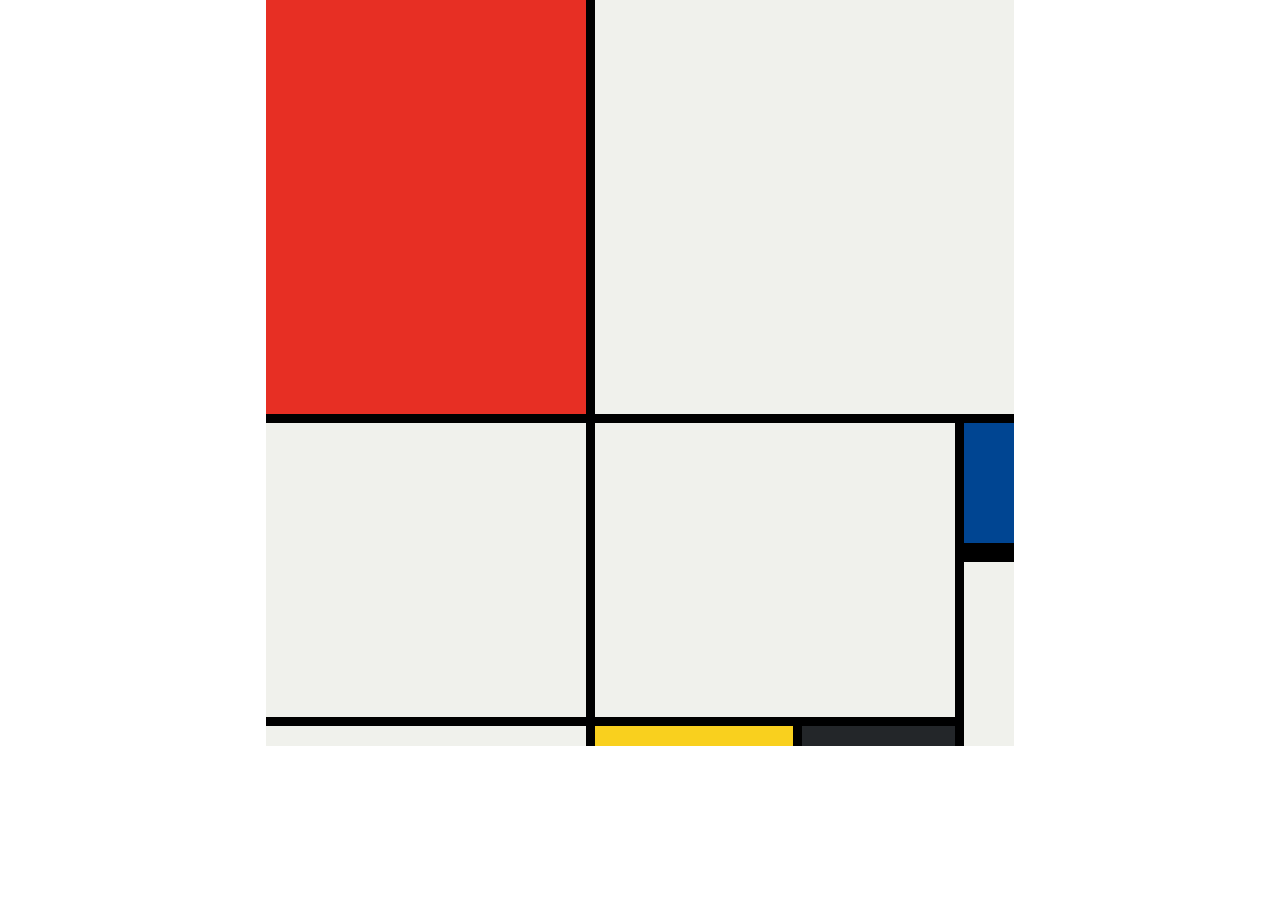
<file: Assets/Mondarin project/index.html>
<!DOCTYPE html>
<html lang="en">

<head>
  <meta charset="UTF-8">
  <meta name="viewport" content="width=device-width, initial-scale=1.0">
  <title>Mondrian Project</title>
  <style>
    /* 
    Write your CSS here 
    Gap Colour: #000
    White: #F0F1EC
    Red: #E72F24
    Black: #232629
    Blue: #004592
    Yellow: #F9D01E

    For dimensions, see dimensions.png image.
    HINT: Remember you can't change the properties of grid lines.
    But grid lines are transparent!
    */
    body{
      display: flex;
      justify-content: center;
      align-items: center;
      padding: 0;
      margin: 0;
    }
    .main{
      display: grid;
      grid-template-rows: 414px 130px 155px 20px;
      grid-template-columns: 320px 198px 153px 50px;
      gap: 9px;
      background-color: black;
      height: 746px;
      width: 748px;
    }
    .red{
      background-color: #E72F24;
    }
    .white1{
      background-color: #F0F1EC;
      grid-column: span 3;
    }
    .white2{
      background-color: #F0F1EC;
      grid-row: span 2;
    }
    .white3{
      background-color: #F0F1EC;
      grid-column: span 2;
      grid-row: span 2;
    }
    .white4{
      background-color: #F0F1EC;
      grid-row: span 2;
    }
    .white5{
      background-color: #F0F1EC;
    }
    .blue{
      background-color: #004592;
      border-bottom: 10px solid black;
    }
    .yellow{
      background-color: #F9D01E;
    }
    .black{
      background-color: #232629;
    }
  </style>
</head>

<body>
  <!-- Write your HTML here -->
  <div class="main">
    <div class="red"></div>
    <div class="white1"></div>
    <div class="white2"></div>
    <div class="white3"></div>
    <div class="blue"></div>
    <div class="white4"></div>
    <div class="white5"></div>
    <div class="yellow"></div>
    <div class="black"></div>
  </div>
</body>

</html>
</file>
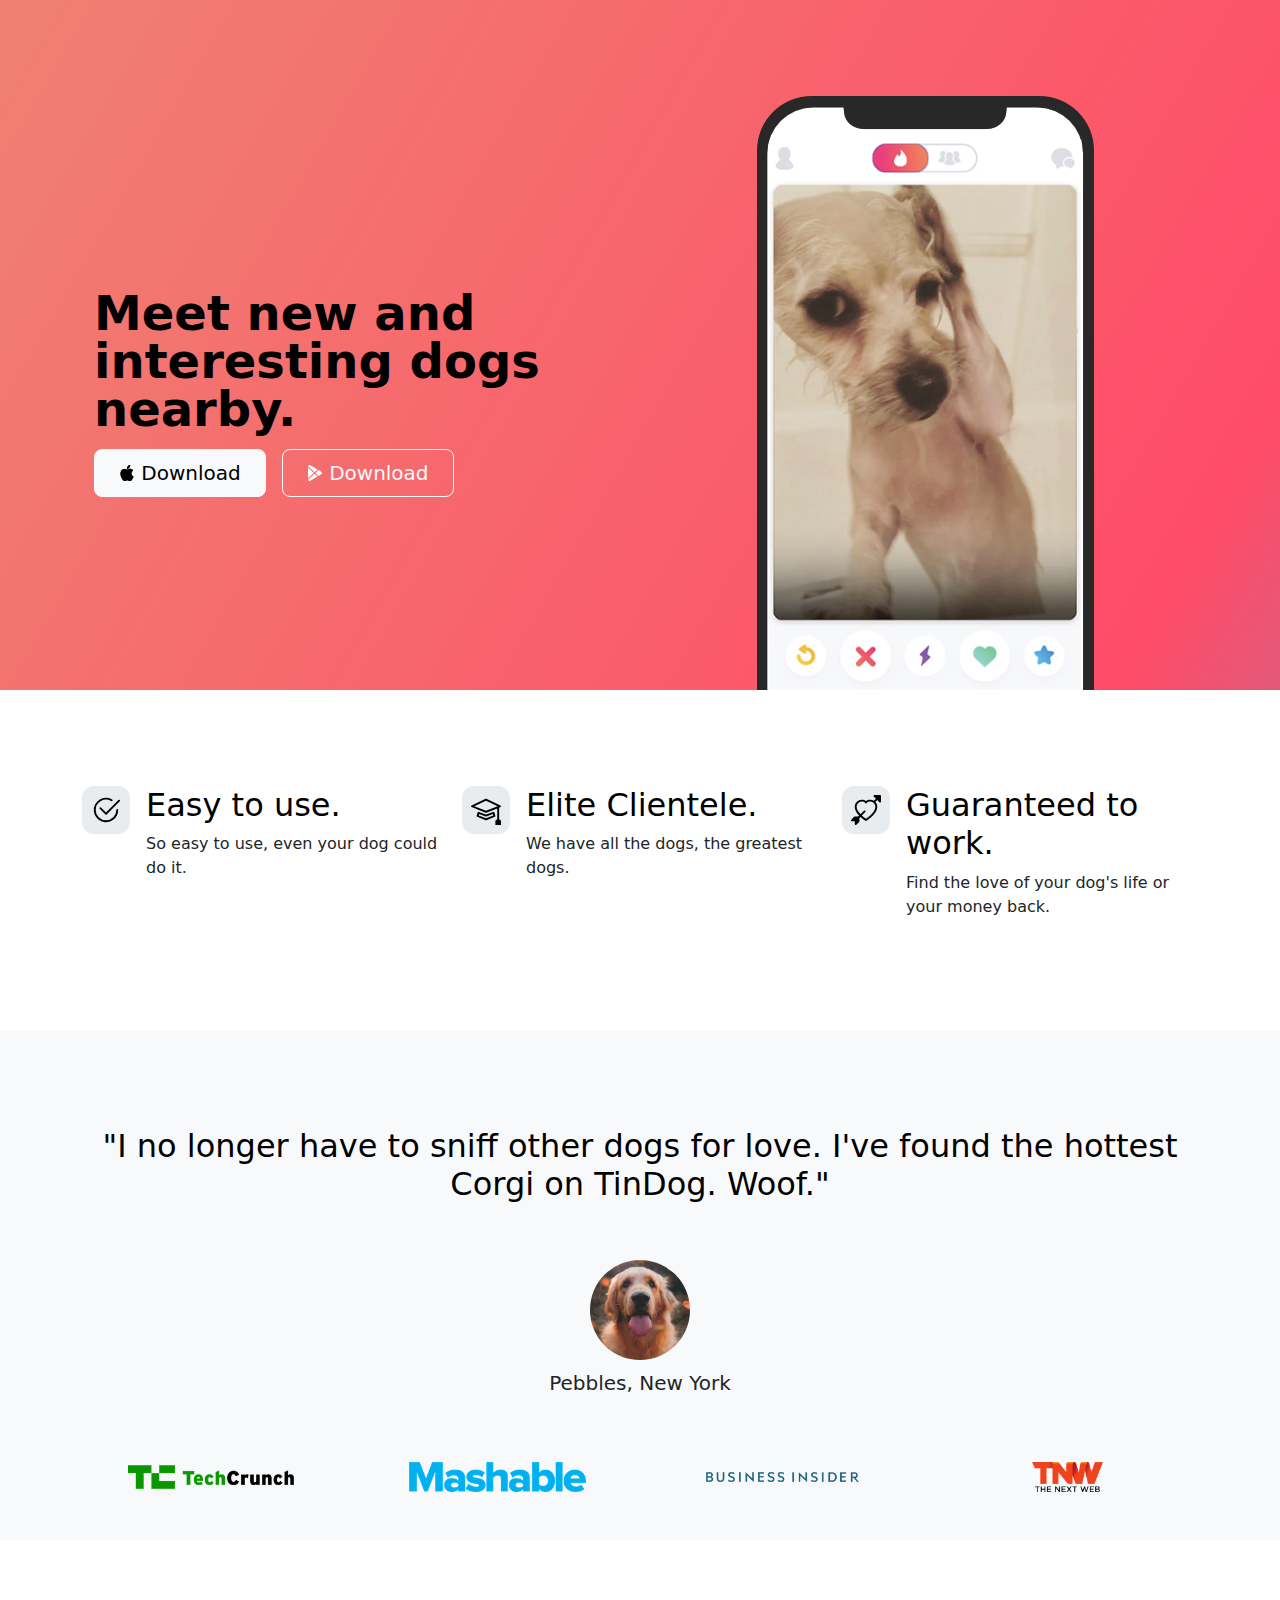
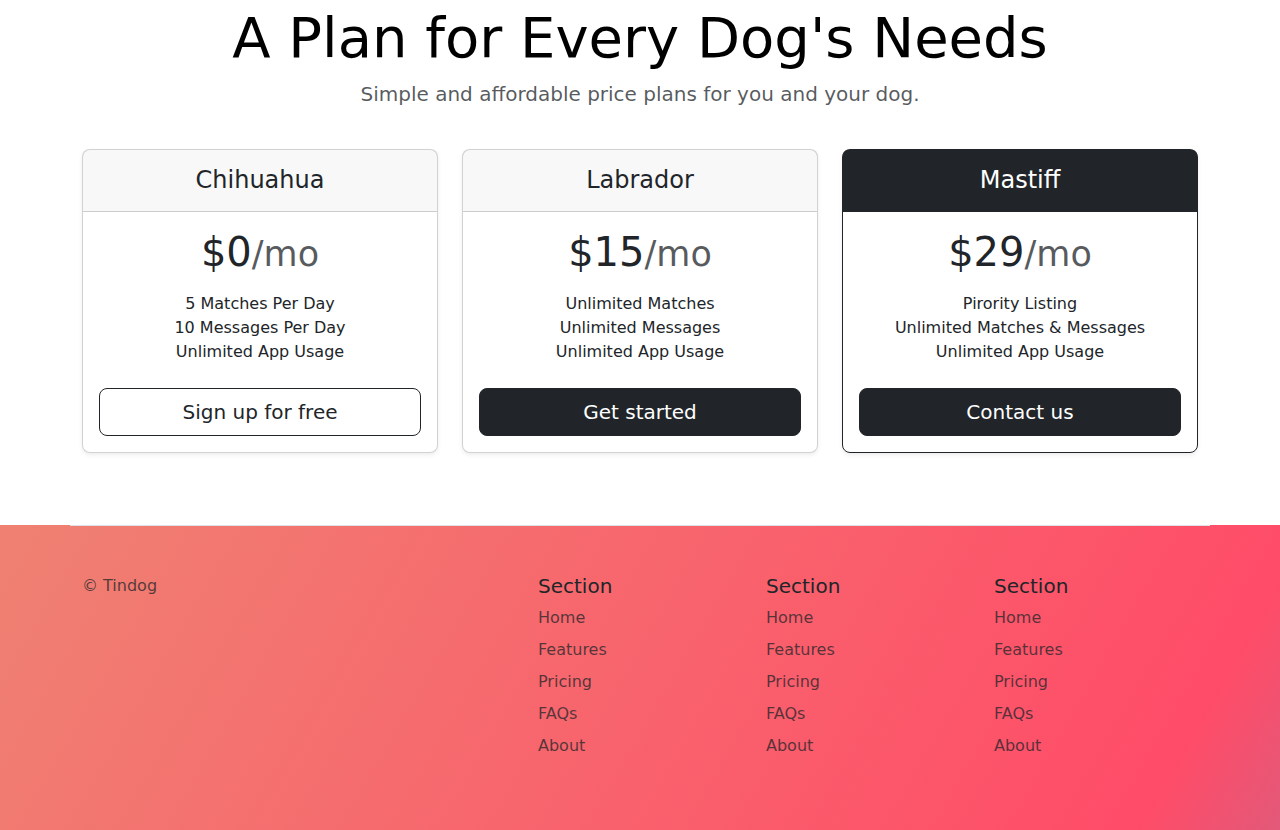
<file: Assets/Tindog project/index.html>
<!DOCTYPE html>
<html lang="en">

<head>
  <meta charset="UTF-8">
  <meta name="viewport" content="width=device-width, initial-scale=1.0">
  <title>TinDog</title>
  <link href="https://cdn.jsdelivr.net/npm/bootstrap@5.3.3/dist/css/bootstrap.min.css" rel="stylesheet" integrity="sha384-QWTKZyjpPEjISv5WaRU9OFeRpok6YctnYmDr5pNlyT2bRjXh0JMhjY6hW+ALEwIH" crossorigin="anonymous">
  <link rel="stylesheet" href="./css/style.css">
</head>

<body>

  <!-- Title -->
  <section id="title" class="gradient-background">
    <div class="container col-xxl-8 pt-5 px-4">
    <div class="row flex-lg-row-reverse align-items-center g-5 pt-5">
      <div class="col-10 col-sm-8 col-lg-6">
        <img src="./images/iphone.png" class="d-block mx-lg-auto img-fluid" alt="Bootstrap Themes" height="200" loading="lazy">
      </div>
      <div class="col-lg-6">
        <h1 class="display-5 fw-bold text-body-emphasis lh-1 mb-3">Meet new and interesting dogs nearby.</h1>        
        <div class="d-grid gap-2 d-md-flex justify-content-md-start">
          <button type="button" class="btn btn-light btn-lg px-4 me-md-2"><svg xmlns="http://www.w3.org/2000/svg" width="16" height="16" fill="currentColor"
            class="bi bi-apple mb-1" viewBox="0 0 16 16">
<path
              d="M11.182.008C11.148-.03 9.923.023 8.857 1.18c-1.066 1.156-.902 2.482-.878 2.516.024.034 1.52.087 2.475-1.258.955-1.345.762-2.391.728-2.43Zm3.314 11.733c-.048-.096-2.325-1.234-2.113-3.422.212-2.189 1.675-2.789 1.698-2.854.023-.065-.597-.79-1.254-1.157a3.692 3.692 0 0 0-1.563-.434c-.108-.003-.483-.095-1.254.116-.508.139-1.653.589-1.968.607-.316.018-1.256-.522-2.267-.665-.647-.125-1.333.131-1.824.328-.49.196-1.422.754-2.074 2.237-.652 1.482-.311 3.83-.067 4.56.244.729.625 1.924 1.273 2.796.576.984 1.34 1.667 1.659 1.899.319.232 1.219.386 1.843.067.502-.308 1.408-.485 1.766-.472.357.013 1.061.154 1.782.539.571.197 1.111.115 1.652-.105.541-.221 1.324-1.059 2.238-2.758.347-.79.505-1.217.473-1.282Z" />
<path
              d="M11.182.008C11.148-.03 9.923.023 8.857 1.18c-1.066 1.156-.902 2.482-.878 2.516.024.034 1.52.087 2.475-1.258.955-1.345.762-2.391.728-2.43Zm3.314 11.733c-.048-.096-2.325-1.234-2.113-3.422.212-2.189 1.675-2.789 1.698-2.854.023-.065-.597-.79-1.254-1.157a3.692 3.692 0 0 0-1.563-.434c-.108-.003-.483-.095-1.254.116-.508.139-1.653.589-1.968.607-.316.018-1.256-.522-2.267-.665-.647-.125-1.333.131-1.824.328-.49.196-1.422.754-2.074 2.237-.652 1.482-.311 3.83-.067 4.56.244.729.625 1.924 1.273 2.796.576.984 1.34 1.667 1.659 1.899.319.232 1.219.386 1.843.067.502-.308 1.408-.485 1.766-.472.357.013 1.061.154 1.782.539.571.197 1.111.115 1.652-.105.541-.221 1.324-1.059 2.238-2.758.347-.79.505-1.217.473-1.282Z" />
</svg> Download</button>
          <button type="button" class="btn btn-outline-light btn-lg px-4"><svg xmlns="http://www.w3.org/2000/svg" width="16" height="16" fill="currentColor"
            class="bi bi-google-play mb-1" viewBox="0 0 16 16">
<path
              d="M14.222 9.374c1.037-.61 1.037-2.137 0-2.748L11.528 5.04 8.32 8l3.207 2.96 2.694-1.586Zm-3.595 2.116L7.583 8.68 1.03 14.73c.201 1.029 1.36 1.61 2.303 1.055l7.294-4.295ZM1 13.396V2.603L6.846 8 1 13.396ZM1.03 1.27l6.553 6.05 3.044-2.81L3.333.215C2.39-.341 1.231.24 1.03 1.27Z" />
</svg> Download</button>
        </div>
      </div>
    </div>
  </div>
  </section>
  <!-- Features -->
  <section id="features">
    <div class="container py-5" id="hanging-icons">     
      <div class="row g-4 py-5 row-cols-1 row-cols-lg-3">
        <div class="col d-flex align-items-start">
          <div class="icon-square text-body-emphasis bg-body-secondary d-inline-flex align-items-center justify-content-center fs-4 flex-shrink-0 me-3">
            <svg xmlns="http://www.w3.org/2000/svg" height="30" fill="currentColor" class="bi bi-check2-circle"
              viewBox="0 0 16 16">
<path
                d="M2.5 8a5.5 5.5 0 0 1 8.25-4.764.5.5 0 0 0 .5-.866A6.5 6.5 0 1 0 14.5 8a.5.5 0 0 0-1 0 5.5 5.5 0 1 1-11 0z" />
<path
                d="M15.354 3.354a.5.5 0 0 0-.708-.708L8 9.293 5.354 6.646a.5.5 0 1 0-.708.708l3 3a.5.5 0 0 0 .708 0l7-7z" />
</svg>
          </div>
          <div>
            <h3 class="fs-2 text-body-emphasis">Easy to use.</h3>
            <p>So easy to use, even your dog could do it.</p>            
          </div>
        </div>
        <div class="col d-flex align-items-start">
          <div class="icon-square text-body-emphasis bg-body-secondary d-inline-flex align-items-center justify-content-center fs-4 flex-shrink-0 me-3">
            <svg xmlns="http://www.w3.org/2000/svg" height="30" fill="currentColor" class="bi bi-mortarboard" viewBox="0 0 16 16">
              <path d="M8.211 2.047a.5.5 0 0 0-.422 0l-7.5 3.5a.5.5 0 0 0 .025.917l7.5 3a.5.5 0 0 0 .372 0L14 7.14V13a1 1 0 0 0-1 1v2h3v-2a1 1 0 0 0-1-1V6.739l.686-.275a.5.5 0 0 0 .025-.917l-7.5-3.5ZM8 8.46 1.758 5.965 8 3.052l6.242 2.913L8 8.46Z"/>
              <path d="M4.176 9.032a.5.5 0 0 0-.656.327l-.5 1.7a.5.5 0 0 0 .294.605l4.5 1.8a.5.5 0 0 0 .372 0l4.5-1.8a.5.5 0 0 0 .294-.605l-.5-1.7a.5.5 0 0 0-.656-.327L8 10.466 4.176 9.032Zm-.068 1.873.22-.748 3.496 1.311a.5.5 0 0 0 .352 0l3.496-1.311.22.748L8 12.46l-3.892-1.556Z"/>
              </svg>
          </div>
          <div>
            <h3 class="fs-2 text-body-emphasis">Elite Clientele.</h3>
            <p>We have all the dogs, the greatest dogs.</p>            
          </div>
        </div>
        <div class="col d-flex align-items-start">
          <div class="icon-square text-body-emphasis bg-body-secondary d-inline-flex align-items-center justify-content-center fs-4 flex-shrink-0 me-3">
            <svg xmlns="http://www.w3.org/2000/svg" height="30" fill="currentColor" class="bi bi-arrow-through-heart"
              viewBox="0 0 16 16">
<path fill-rule="evenodd"
                d="M2.854 15.854A.5.5 0 0 1 2 15.5V14H.5a.5.5 0 0 1-.354-.854l1.5-1.5A.5.5 0 0 1 2 11.5h1.793l.53-.53c-.771-.802-1.328-1.58-1.704-2.32-.798-1.575-.775-2.996-.213-4.092C3.426 2.565 6.18 1.809 8 3.233c1.25-.98 2.944-.928 4.212-.152L13.292 2 12.147.854A.5.5 0 0 1 12.5 0h3a.5.5 0 0 1 .5.5v3a.5.5 0 0 1-.854.354L14 2.707l-1.006 1.006c.236.248.44.531.6.845.562 1.096.585 2.517-.213 4.092-.793 1.563-2.395 3.288-5.105 5.08L8 13.912l-.276-.182a21.86 21.86 0 0 1-2.685-2.062l-.539.54V14a.5.5 0 0 1-.146.354l-1.5 1.5Zm2.893-4.894A20.419 20.419 0 0 0 8 12.71c2.456-1.666 3.827-3.207 4.489-4.512.679-1.34.607-2.42.215-3.185-.817-1.595-3.087-2.054-4.346-.761L8 4.62l-.358-.368c-1.259-1.293-3.53-.834-4.346.761-.392.766-.464 1.845.215 3.185.323.636.815 1.33 1.519 2.065l1.866-1.867a.5.5 0 1 1 .708.708L5.747 10.96Z" />
</svg>
          </div>
          <div>
            <h3 class="fs-2 text-body-emphasis">Guaranteed to work.</h3>
            <p>Find the love of your dog's life or your money back.</p>            
          </div>
        </div>
      </div>
    </div>

  </section>
  <!-- Testimonial -->
  <section id="testimonial">
    <div class="p-5 text-center bg-body-tertiary">
      <div class="container py-5">
        <h2 class="text-body-emphasis">"I no longer have to sniff other dogs for love. I've found the hottest Corgi on TinDog. Woof."</h2>
        <img src="./images/dog-img.jpg" alt="dog" id="dog" class="mt-5 mb-2">
        <p class="col-lg-8 mx-auto lead">
          Pebbles, New York
        </p>
      </div>
        <div class="container">
          <div class="row">
            <div class="col-xl-3 col-sm-12"><img src="./images/techcrunch.png" alt="techcrunch" height="30"></div>
            <div class="col-xl-3 col-sm-12"><img src="./images/mashable.png" alt="mashable" height="30"></div>
            <div class="col-xl-3 col-sm-12"><img src="./images/bizinsider.png" alt="bizinsider" height="30"></div>
            <div class="col-xl-3 col-sm-12"><img src="./images/tnw.png" alt="tnw" height="30"></div>
          </div>
        </div>      
    </div>
  </section>
  <!-- Pricing -->
  <section id="pricing">
    <div class="container mt-5">
         
        <div class="pricing-header p-3 pb-md-4 mx-auto text-center">
          <h2 class="display-4 fw-normal text-body-emphasis">A Plan for Every Dog's Needs</h2>
          <p class="fs-5 text-body-secondary">Simple and affordable price plans for you and your dog.</p>
        </div>
      
    
      
        <div class="row row-cols-1 row-cols-md-3 mb-3 text-center">
          <div class="col">
            <div class="card mb-4 rounded-3 shadow-sm">
              <div class="card-header py-3">
                <h4 class="my-0 fw-normal">Chihuahua</h4>
              </div>
              <div class="card-body">
                <h1 class="card-title pricing-card-title">$0<small class="text-body-secondary fw-light">/mo</small></h1>
                <ul class="list-unstyled mt-3 mb-4">
                  <li>5 Matches Per Day</li>
                  <li>10 Messages Per Day</li>
                  <li>Unlimited App Usage</li>                  
                </ul>
                <button type="button" class="w-100 btn btn-lg btn-outline-dark">Sign up for free</button>
              </div>
            </div>
          </div>
          <div class="col">
            <div class="card mb-4 rounded-3 shadow-sm">
              <div class="card-header py-3">
                <h4 class="my-0 fw-normal">Labrador</h4>
              </div>
              <div class="card-body">
                <h1 class="card-title pricing-card-title">$15<small class="text-body-secondary fw-light">/mo</small></h1>
                <ul class="list-unstyled mt-3 mb-4">
                  <li>Unlimited Matches</li>
                  <li>Unlimited Messages</li>
                  <li>Unlimited App Usage</li>                  
                </ul>
                <button type="button" class="w-100 btn btn-lg btn-dark">Get started</button>
              </div>
            </div>
          </div>
          <div class="col">
            <div class="card mb-4 rounded-3 shadow-sm border-dark">
              <div class="card-header py-3 text-bg-dark border-dark">
                <h4 class="my-0 fw-normal">Mastiff</h4>
              </div>
              <div class="card-body">
                <h1 class="card-title pricing-card-title">$29<small class="text-body-secondary fw-light">/mo</small></h1>
                <ul class="list-unstyled mt-3 mb-4">
                  <li>Pirority Listing</li>
                  <li>Unlimited Matches & Messages</li>
                  <li>Unlimited App Usage</li>                  
                </ul>
                <button type="button" class="w-100 btn btn-lg btn-dark">Contact us</button>
              </div>
            </div>
          </div>
        </div>
             
    </div>
  </section>
  <!-- Footer -->
  <section id="footer" class="gradient-background">
    <div class="container">
      <footer class="row row-cols-1 row-cols-sm-2 row-cols-md-5 py-5 mt-5 border-top">
        <div class="col mb-3">          
          <p class="text-body-secondary">© Tindog</p>
        </div>
    
        <div class="col mb-3">
    
        </div>
    
        <div class="col mb-3">
          <h5>Section</h5>
          <ul class="nav flex-column">
            <li class="nav-item mb-2"><a href="#" class="nav-link p-0 text-body-secondary">Home</a></li>
            <li class="nav-item mb-2"><a href="#" class="nav-link p-0 text-body-secondary">Features</a></li>
            <li class="nav-item mb-2"><a href="#" class="nav-link p-0 text-body-secondary">Pricing</a></li>
            <li class="nav-item mb-2"><a href="#" class="nav-link p-0 text-body-secondary">FAQs</a></li>
            <li class="nav-item mb-2"><a href="#" class="nav-link p-0 text-body-secondary">About</a></li>
          </ul>
        </div>
    
        <div class="col mb-3">
          <h5>Section</h5>
          <ul class="nav flex-column">
            <li class="nav-item mb-2"><a href="#" class="nav-link p-0 text-body-secondary">Home</a></li>
            <li class="nav-item mb-2"><a href="#" class="nav-link p-0 text-body-secondary">Features</a></li>
            <li class="nav-item mb-2"><a href="#" class="nav-link p-0 text-body-secondary">Pricing</a></li>
            <li class="nav-item mb-2"><a href="#" class="nav-link p-0 text-body-secondary">FAQs</a></li>
            <li class="nav-item mb-2"><a href="#" class="nav-link p-0 text-body-secondary">About</a></li>
          </ul>
        </div>
    
        <div class="col mb-3">
          <h5>Section</h5>
          <ul class="nav flex-column">
            <li class="nav-item mb-2"><a href="#" class="nav-link p-0 text-body-secondary">Home</a></li>
            <li class="nav-item mb-2"><a href="#" class="nav-link p-0 text-body-secondary">Features</a></li>
            <li class="nav-item mb-2"><a href="#" class="nav-link p-0 text-body-secondary">Pricing</a></li>
            <li class="nav-item mb-2"><a href="#" class="nav-link p-0 text-body-secondary">FAQs</a></li>
            <li class="nav-item mb-2"><a href="#" class="nav-link p-0 text-body-secondary">About</a></li>
          </ul>
        </div>
      </footer>
    </div>
  </section>
</body>

</html>
</file>
<file: Assets/Tindog project/css/style.css>
.gradient-background {
  background: linear-gradient(300deg, #00bfff, #ff4c68, #ef8172);
  background-size: 180% 180%;
  animation: gradient-animation 18s ease infinite;
}

@keyframes gradient-animation {
  0% {
    background-position: 0% 50%;
  }
  50% {
    background-position: 100% 50%;
  }
  100% {
    background-position: 0% 50%;
  }
}

.icon-square {
  width: 3rem;
  height: 3rem;
  border-radius: 0.75rem;
}

.profile-img {
  height: 100px;
  border-radius: 50%;
}

#dog{
  height: 100px;
  border-radius: 50%;
}
</file>
